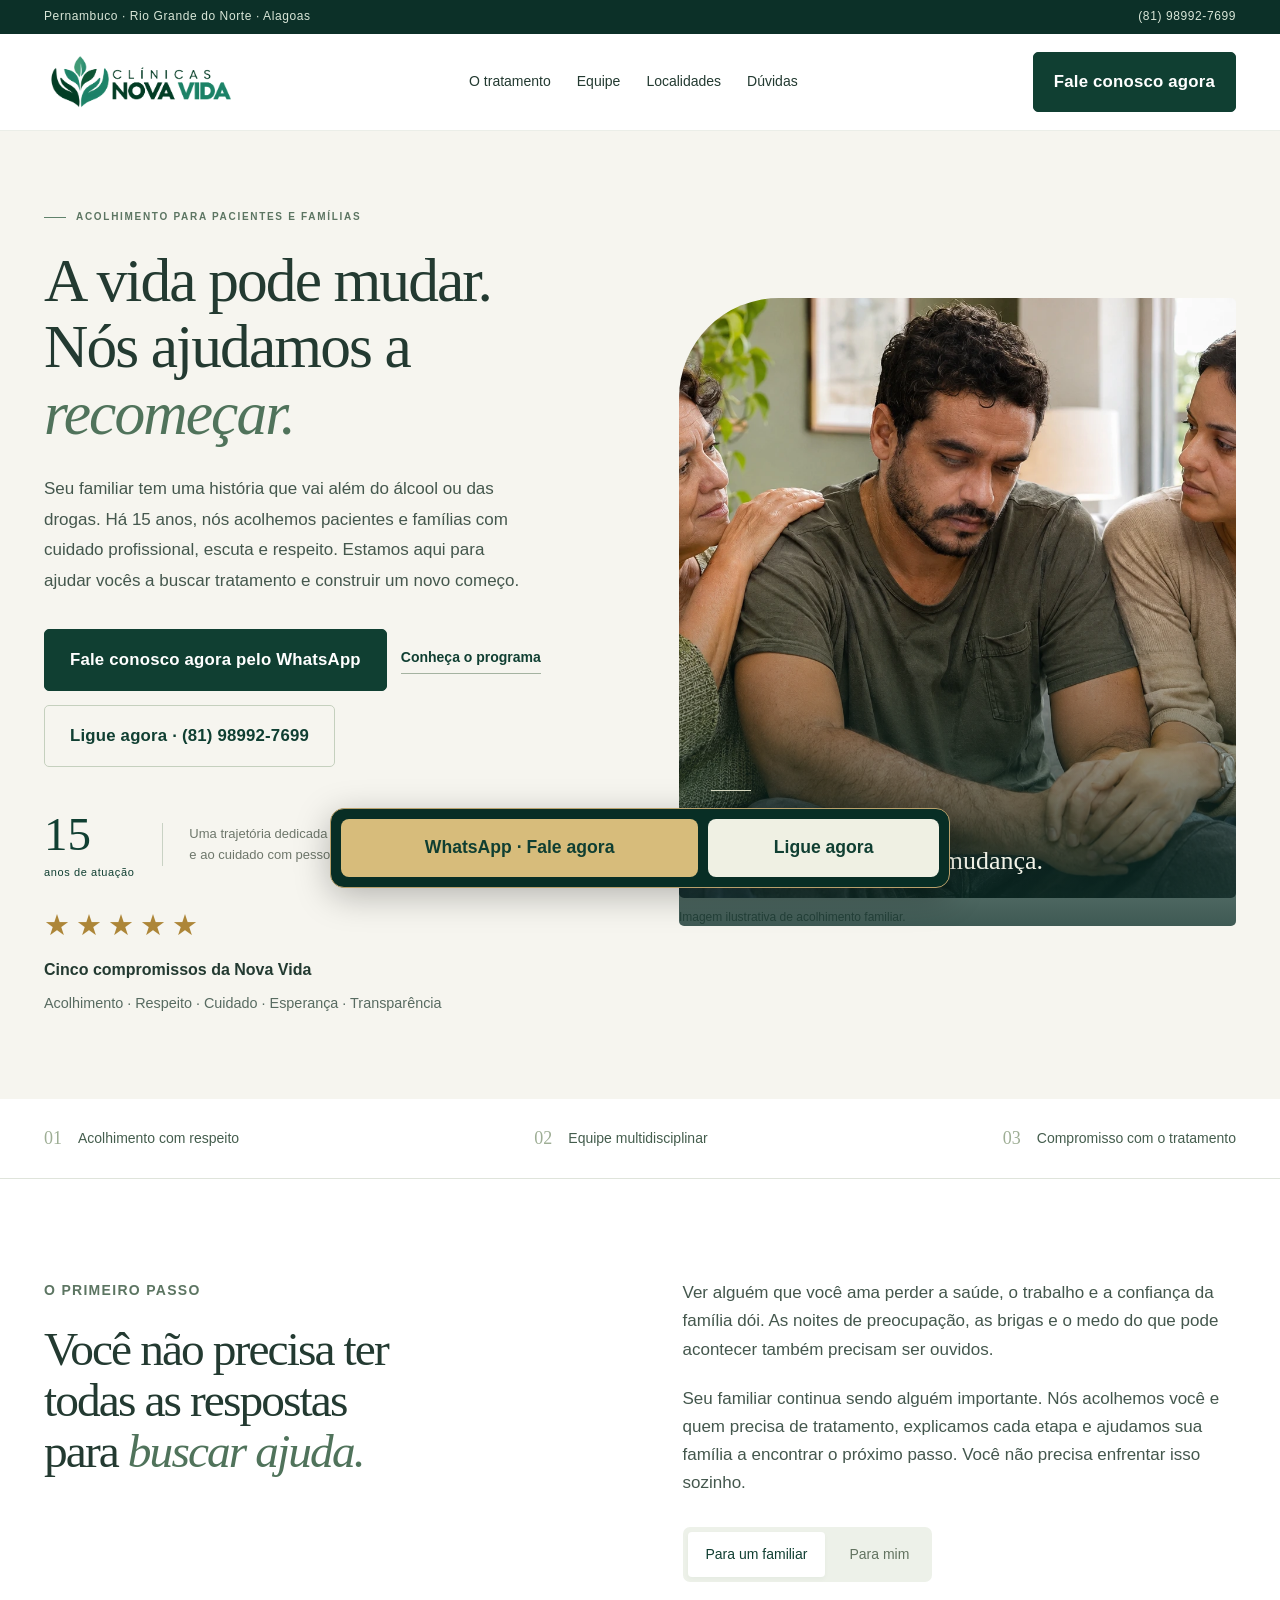
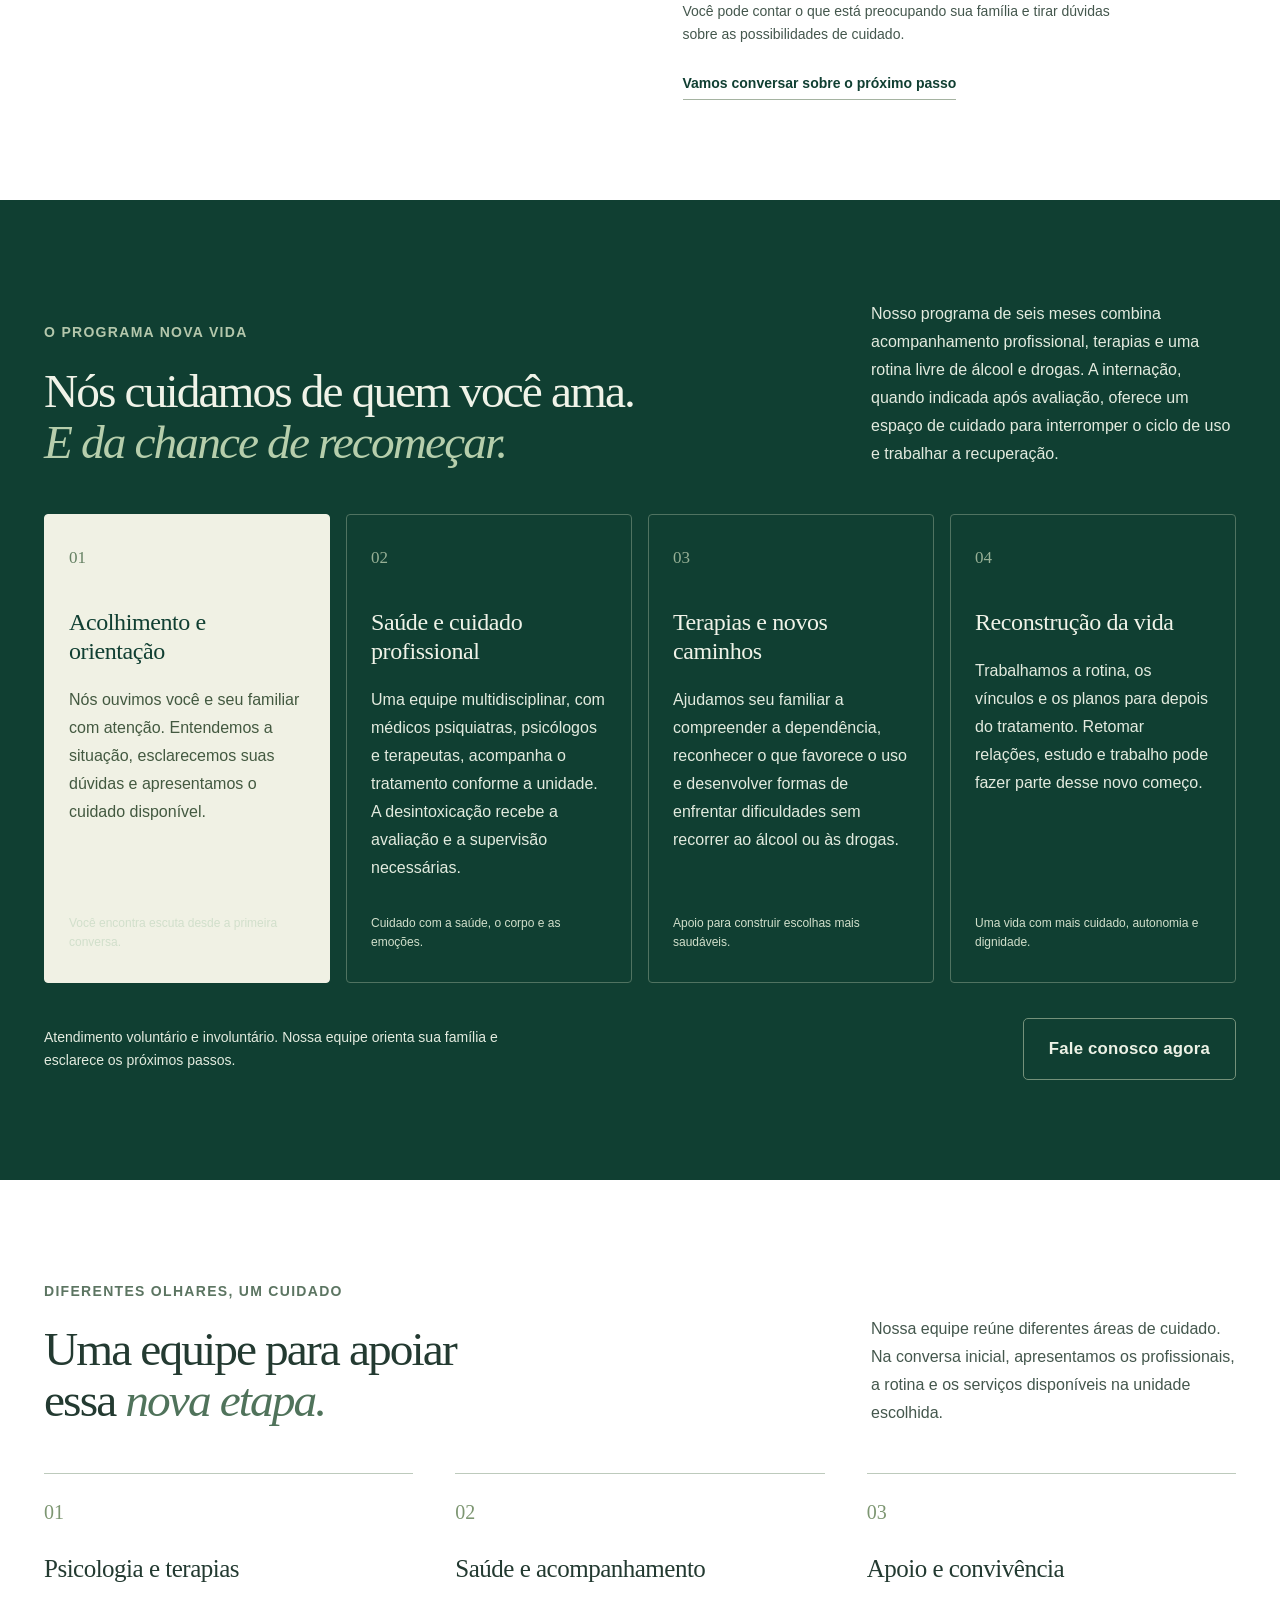
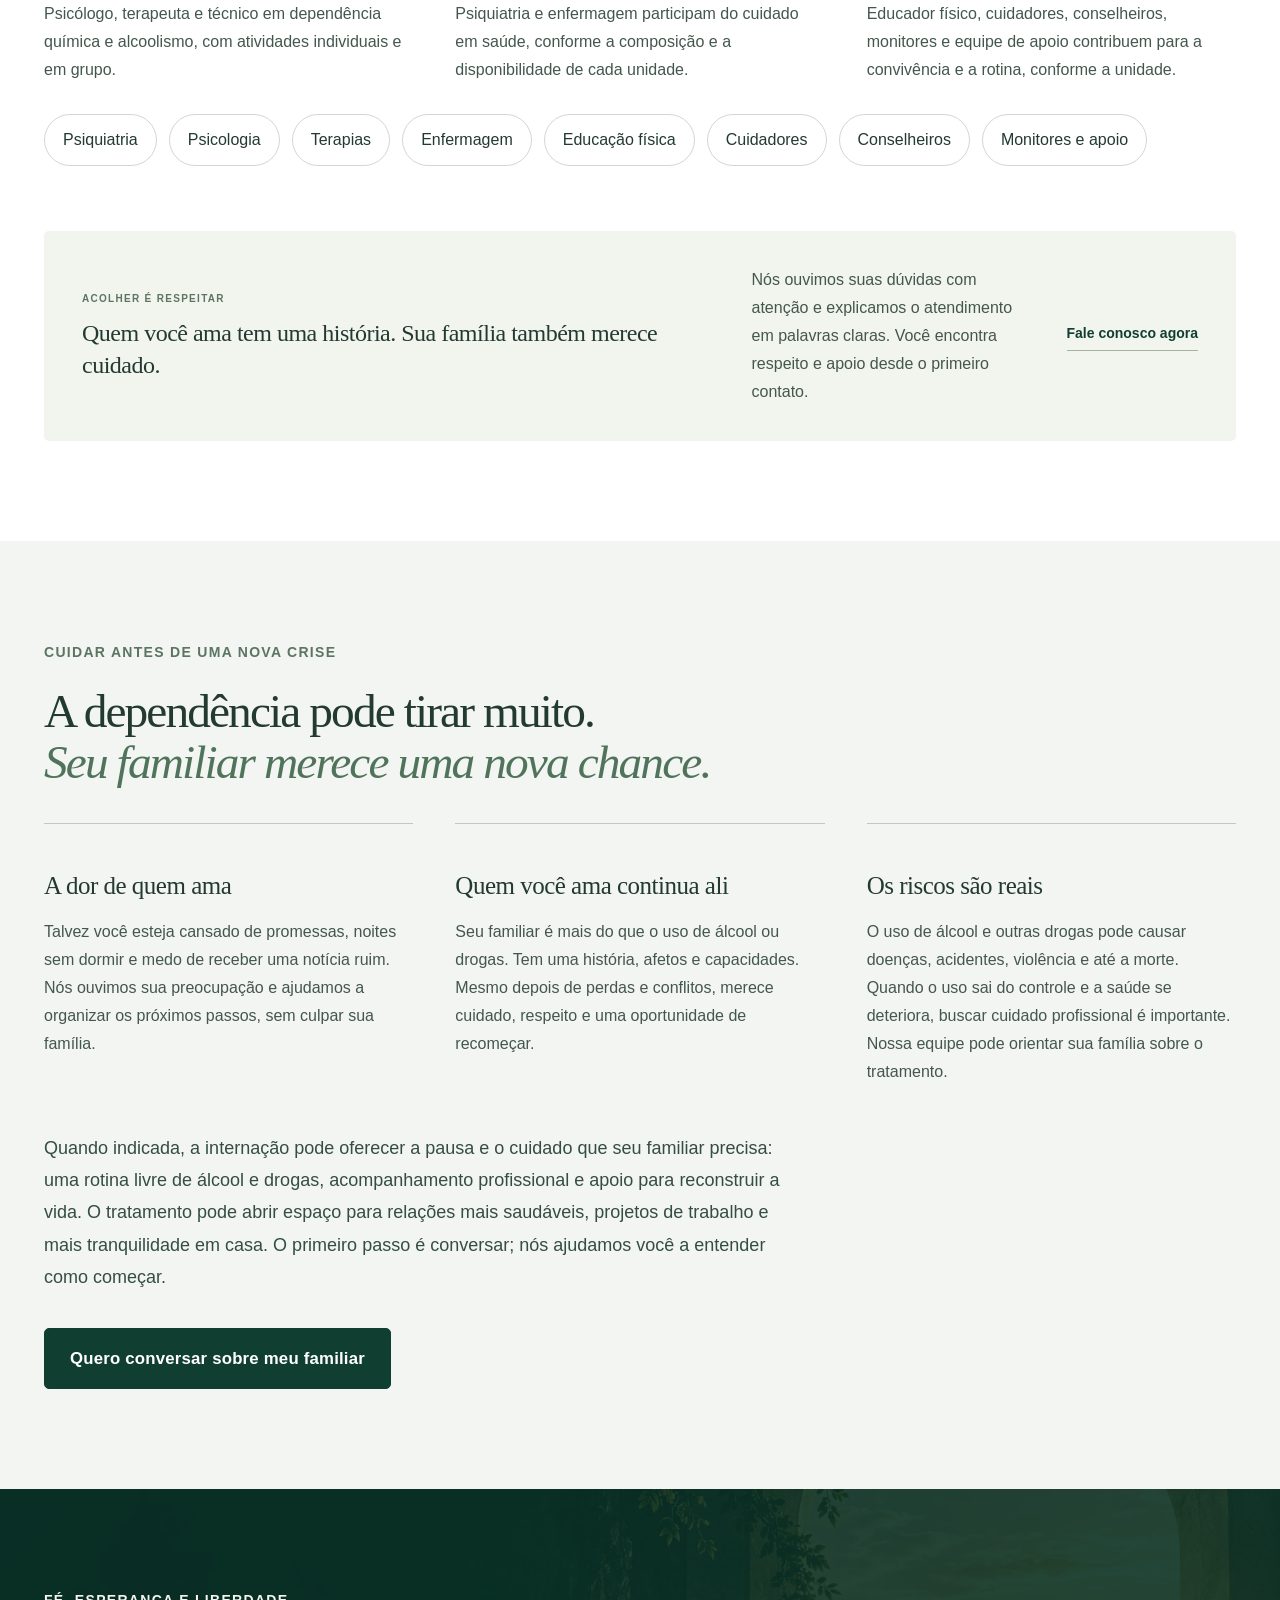
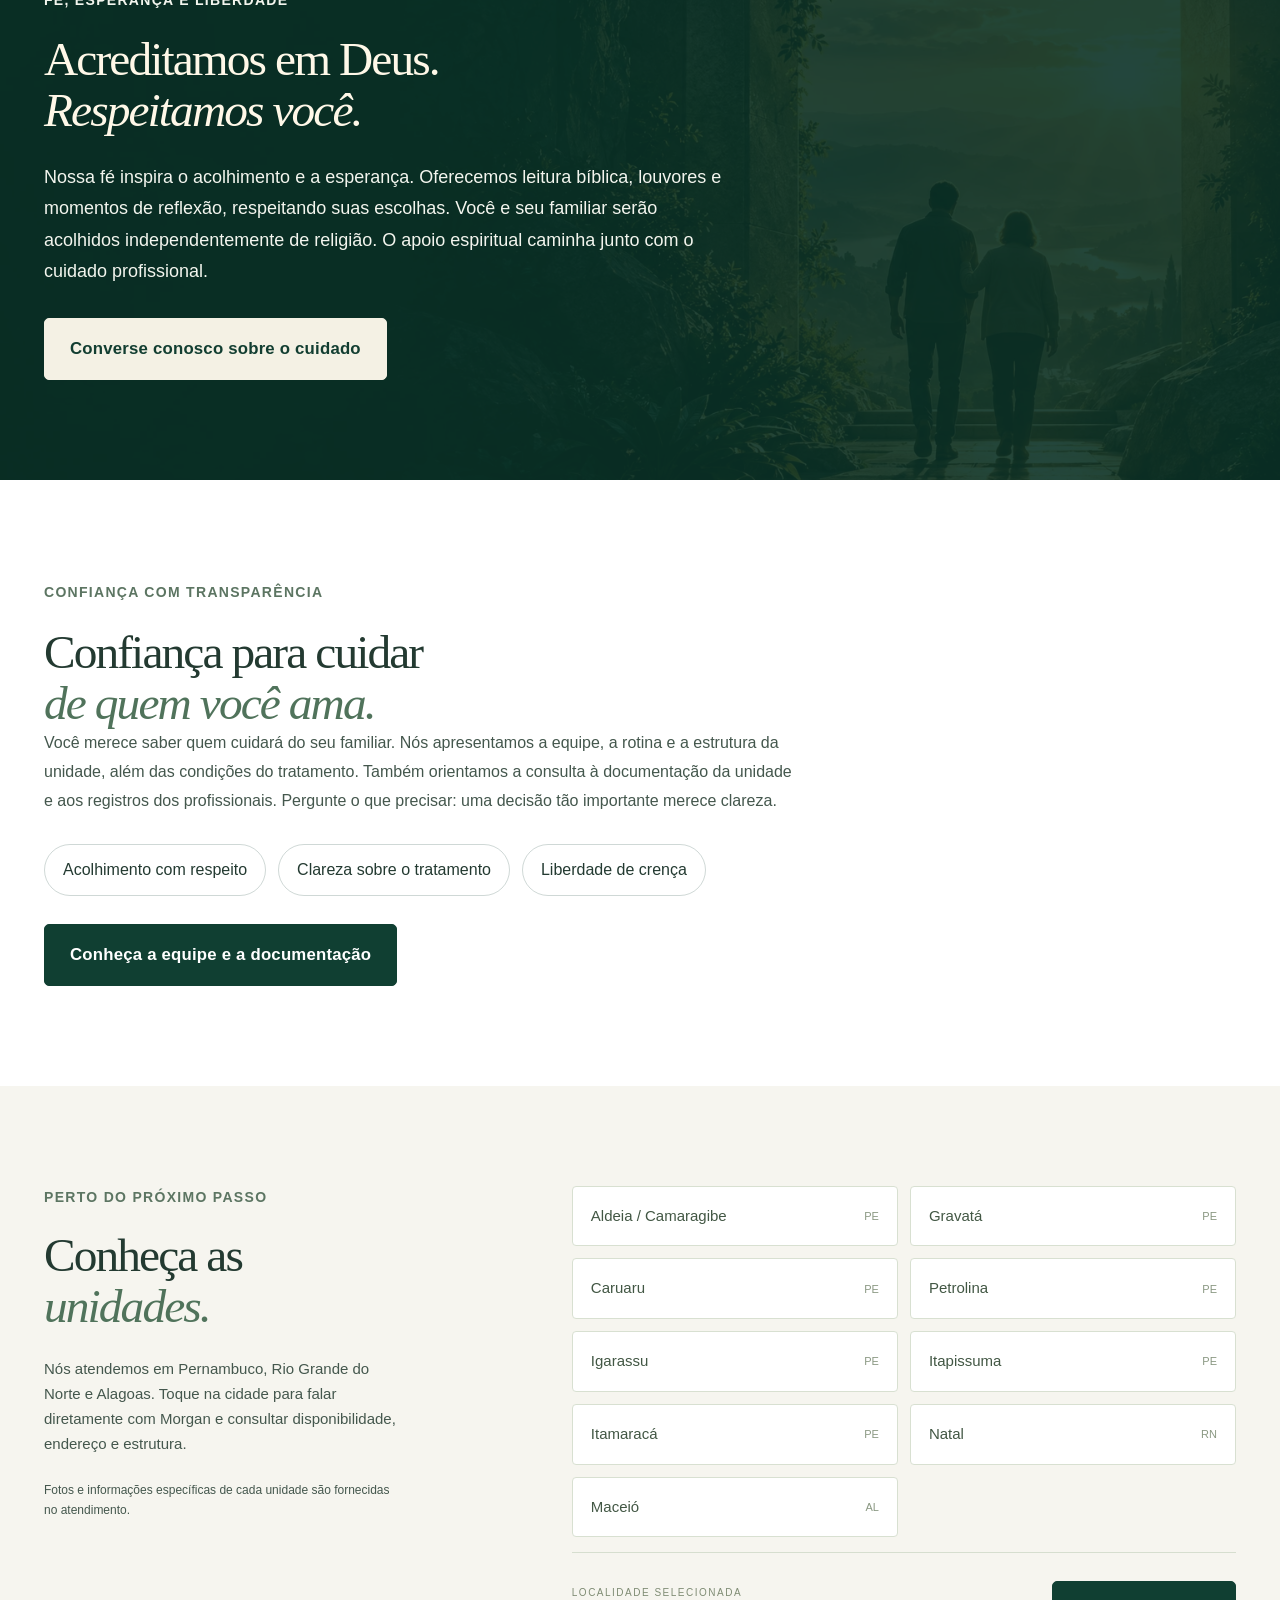
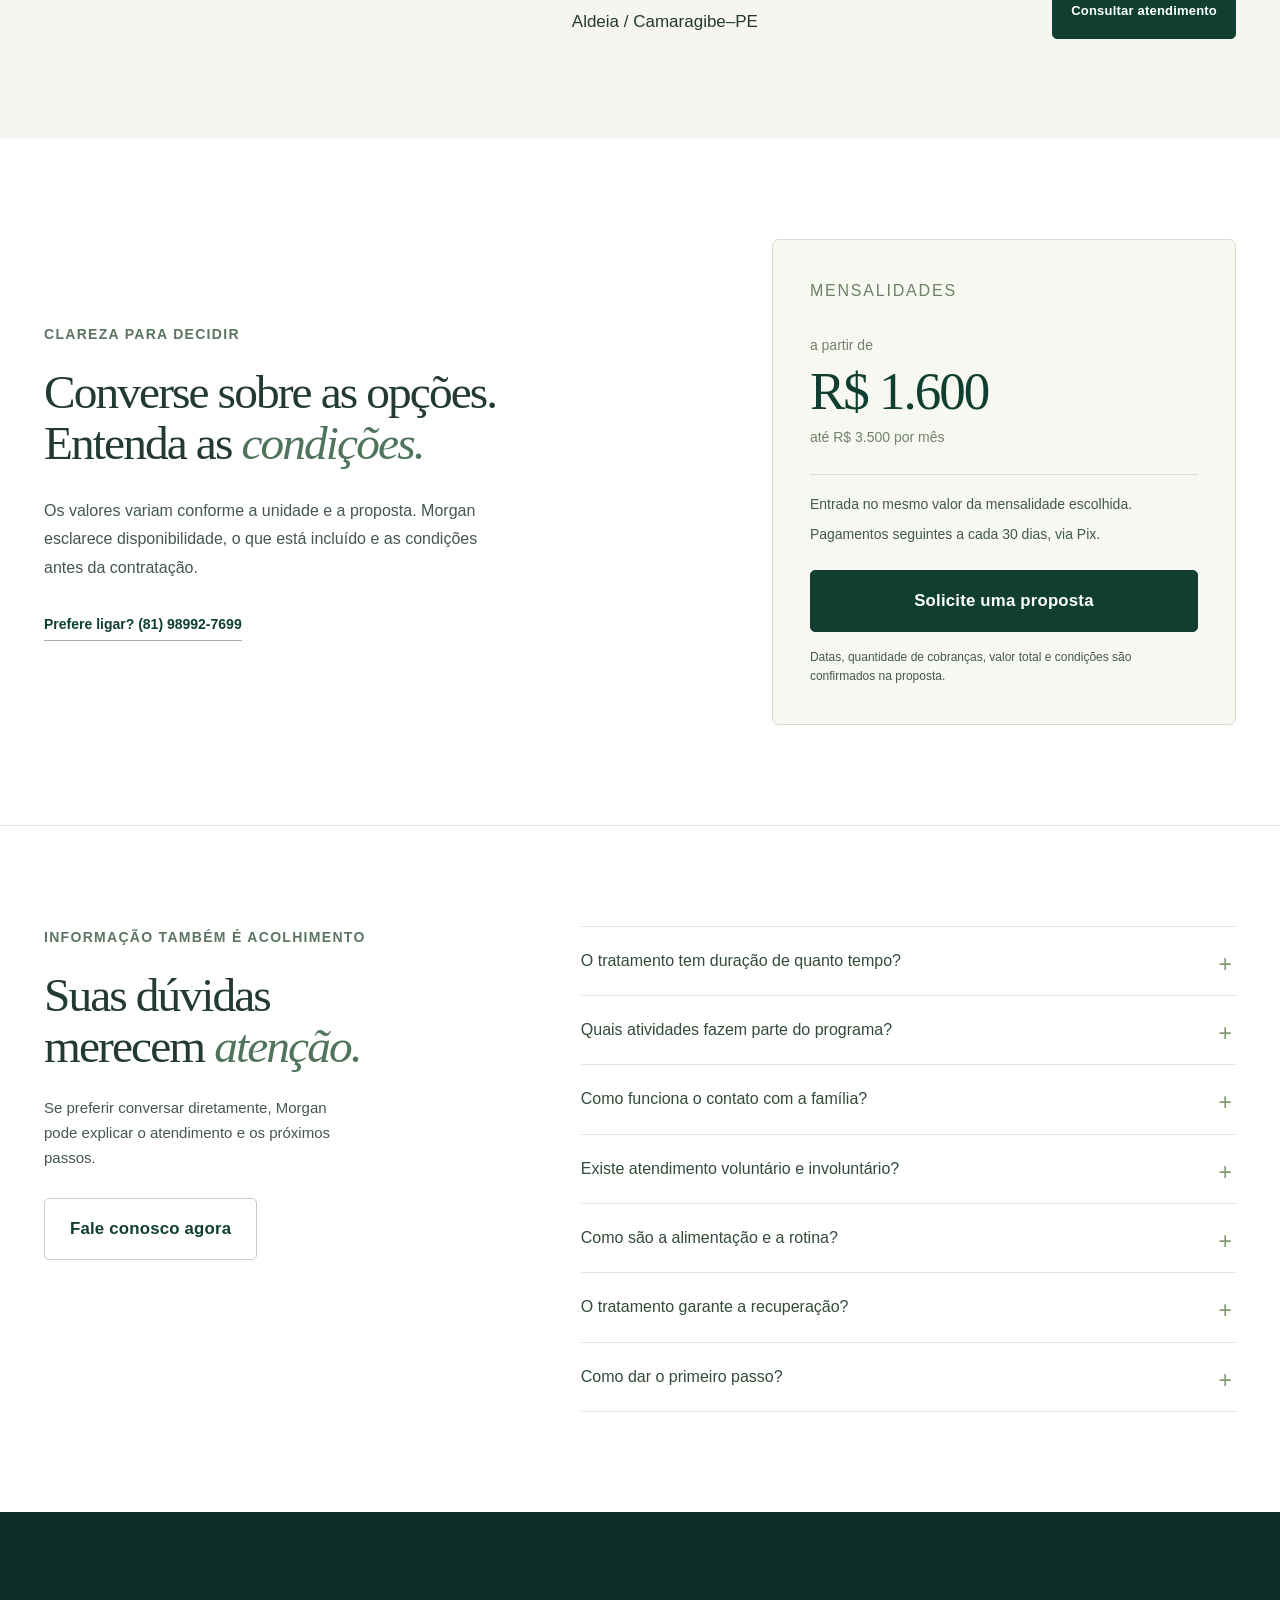
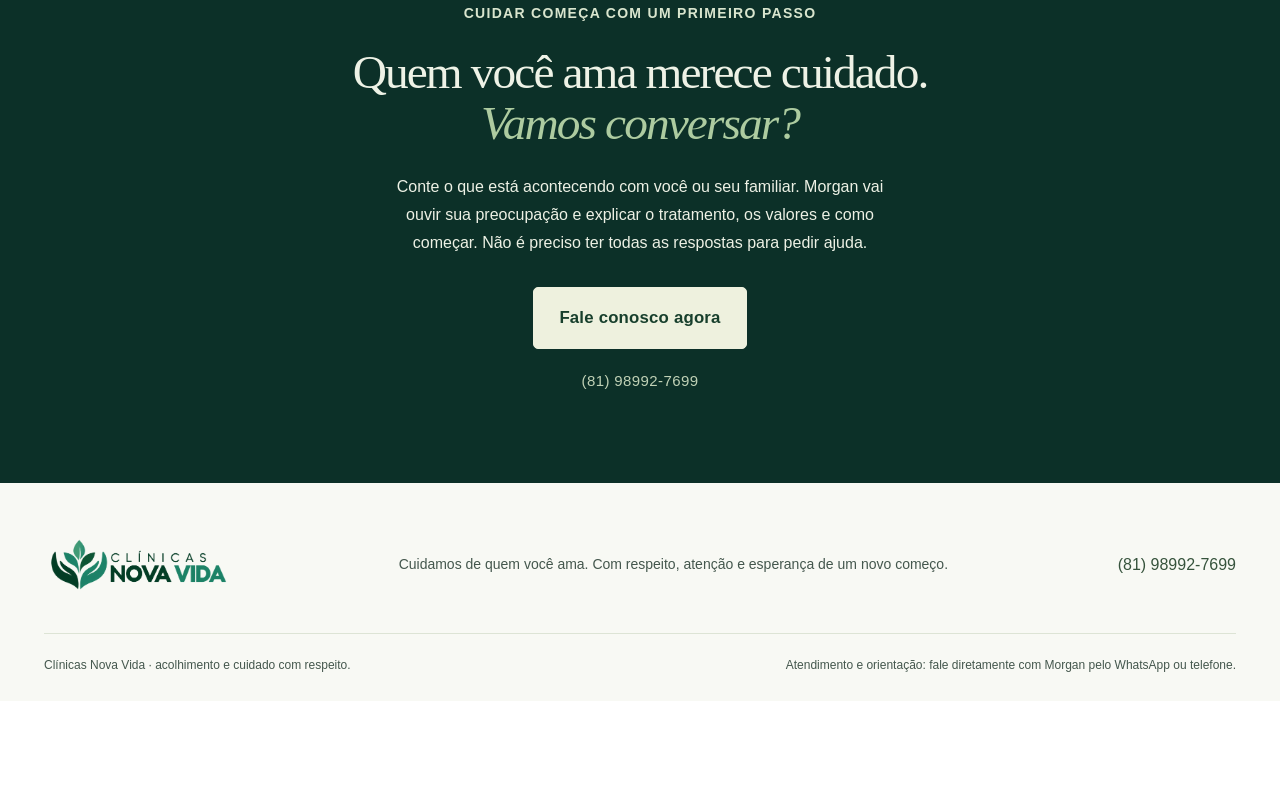
<file: index.html>
<!DOCTYPE html>

<html lang="pt-BR"><head><meta charset="utf-8"/><meta content="width=device-width,initial-scale=1" name="viewport"/><meta content="#103f32" name="theme-color"/><title>Tratamento para Dependência Química e Alcoolismo | Clínicas Nova Vida</title><meta content="Conheça o programa de tratamento para dependência química e alcoolismo das Clínicas Nova Vida. Atendimento a pacientes e famílias em Pernambuco, Rio Grande do Norte e Alagoas." name="description"/><link href="data:image/svg+xml,%3Csvg xmlns='http://www.w3.org/2000/svg' viewBox='0 0 64 64'%3E%3Crect width='64' height='64' rx='14' fill='%23103f32'/%3E%3Ctext x='32' y='43' text-anchor='middle' font-family='sans-serif' font-size='28' fill='white'%3ENV%3C/text%3E%3C/svg%3E" rel="icon" type="image/svg+xml"/><link href="style.css" rel="stylesheet"/><meta content="website" property="og:type"/><meta content="pt_BR" property="og:locale"/><meta content="Clínicas Nova Vida — tratamento para dependência química e alcoolismo" property="og:title"/><meta content="Acolhimento para pacientes e famílias. Conheça o programa, a equipe e as opções em PE, RN e AL." property="og:description"/><meta content="summary_large_image" name="twitter:card"/><script type="application/ld+json">{"@context": "https://schema.org", "@type": "Organization", "name": "Clínicas Nova Vida", "telephone": "+5581989927699", "description": "Acolhimento e programa de tratamento para dependência química e alcoolismo.", "areaServed": ["Pernambuco", "Rio Grande do Norte", "Alagoas"], "contactPoint": {"@type": "ContactPoint", "telephone": "+5581989927699", "contactType": "Atendimento", "availableLanguage": "Portuguese"}, "@id": "https://clinicas-nova-vida.onrender.com/#organizacao", "url": "https://clinicas-nova-vida.onrender.com/", "logo": "https://clinicas-nova-vida.onrender.com/logo.png", "image": "https://clinicas-nova-vida.onrender.com/acolhimento-familiar.webp"}</script><link rel="canonical" href="https://clinicas-nova-vida.onrender.com/"/><meta name="robots" content="index,follow,max-image-preview:large"/><meta property="og:url" content="https://clinicas-nova-vida.onrender.com/"/><meta property="og:image" content="https://clinicas-nova-vida.onrender.com/acolhimento-familiar.webp"/><meta property="og:image:alt" content="Cena ilustrativa de acolhimento familiar"/><meta property="og:site_name" content="Clínicas Nova Vida"/></head><body><style>
.jv-intro{--accent:#8be5c1;position:fixed;inset:0;z-index:2147483000;display:grid;place-items:center;overflow:hidden;background:#062b24;color:#f6f5e9;font-family:system-ui,sans-serif;isolation:isolate;animation:jv-away .6s ease 2.5s forwards}
.jv-intro::before{content:"";position:absolute;inset:-45%;background:radial-gradient(ellipse at 50% 50%,#9de1af30,transparent 42%),repeating-conic-gradient(from 15deg,transparent 0 28deg,#94e5c80c 29deg 30deg);animation:jv-orbit 18s linear infinite;z-index:-1}
.jv-intro::after{content:"";position:absolute;width:74vmin;height:74vmin;border-radius:50%;border:1px solid #b6f1d82b;box-shadow:0 0 100px #75e9b01c,inset 0 0 80px #75e9b012;animation:jv-breathe 2.5s ease-in-out infinite;z-index:-1}
.jv-scene{text-align:center;padding:28px;max-width:680px;animation:jv-arrive 1s ease both}
.jv-orb{position:relative;margin:0 auto 30px;width:90px;height:90px;display:grid;place-items:center;border-radius:50%;border:1px solid #baf4df66;box-shadow:0 0 50px #81f0b83d;font-size:28px;letter-spacing:2px;color:var(--accent)}
.jv-orb:before,.jv-orb:after{content:"";position:absolute;inset:-13px;border:1px solid transparent;border-top-color:var(--accent);border-bottom-color:#baf4df33;border-radius:50%;animation:jv-orbit 5s linear infinite}.jv-orb:after{inset:-24px;transform:rotate(50deg);animation-direction:reverse;animation-duration:8s}
.jv-kicker{font-size:10px;letter-spacing:.34em;text-transform:uppercase;color:var(--accent);margin:0 0 15px}.jv-title{font-size:clamp(30px,6vw,58px);font-weight:350;letter-spacing:-.035em;line-height:1.08;margin:0 0 15px}.jv-sub{font-size:clamp(14px,2vw,18px);color:#e5f5ecb8;margin:0;line-height:1.7}.jv-light{height:2px;width:140px;background:linear-gradient(90deg,transparent,var(--accent),transparent);margin:30px auto;transform-origin:center;animation:jv-arrive 1.6s ease both}
.jv-actions{display:flex;justify-content:center;gap:12px;flex-wrap:wrap}.jv-actions a,.jv-actions button{font:inherit;font-size:13px;color:#ecfff4;border:1px solid #ddffee50;border-radius:999px;background:#ffffff09;text-decoration:none;padding:11px 19px;cursor:pointer}.jv-actions a:focus-visible,.jv-actions button:focus-visible{outline:3px solid var(--accent);outline-offset:4px}.jv-actions a:hover,.jv-actions button:hover{background:#ffffff20}
.jv-intro[data-theme="tech"]{background:#071b2a;--accent:#74e7ff}.jv-intro[data-theme="gold"]{background:#201308;--accent:#f5d07b}.jv-intro[data-theme="studio"]{background:#101326;--accent:#b4a1ff}.jv-intro.jv-out{animation:jv-away .35s ease forwards}
@keyframes jv-arrive{from{opacity:0;transform:translateY(12px) scale(.98)}to{opacity:1;transform:none}}@keyframes jv-orbit{to{transform:rotate(360deg)}}@keyframes jv-breathe{50%{transform:scale(1.08);opacity:.6}}@keyframes jv-away{to{opacity:0;visibility:hidden;pointer-events:none}}
@media(prefers-reduced-motion:reduce){.jv-intro{display:none}.jv-intro *{animation:none!important}}
</style><div id="jv-intro" class="jv-intro" data-theme="care" role="region" aria-label="Apresentação de Nova Vida"><div class="jv-scene"><div class="jv-orb" aria-hidden="true">NV</div><p class="jv-kicker">CUIDADO QUE TRANSFORMA</p><p class="jv-title">Nova Vida</p><p class="jv-sub">Acolhimento. Esperança. Um novo começo.</p><div class="jv-light" aria-hidden="true"></div><div class="jv-actions"><button type="button">Entrar agora</button><a href="https://wa.me/5581989927699" target="_blank" rel="noopener">Fale conosco agora</a></div></div></div><script>(()=>{const el=document.getElementById('jv-intro');if(!el)return;const key='jv-intro:'+location.pathname;let seen=false;try{seen=!!sessionStorage.getItem(key);sessionStorage.setItem(key,'1')}catch{}const reduced=window.matchMedia('(prefers-reduced-motion: reduce)').matches;let timer;const hide=()=>{clearTimeout(timer);el.remove();document.removeEventListener('keydown',escape)};const escape=e=>{if(e.key==='Escape')hide()};if(seen||reduced||location.hash){hide();return}document.addEventListener('keydown',escape);el.querySelector('button').addEventListener('click',hide);timer=setTimeout(hide,3150)})();</script>
<a class="skip" href="#conteudo">Ir para o conteúdo</a>
<div class="topline"><div class="wrap"><span>Pernambuco · Rio Grande do Norte · Alagoas</span><a href="tel:+5581989927699">(81) 98992-7699</a></div></div>
<header class="header"><div class="wrap navigation"><a aria-label="Clínicas Nova Vida, início" class="brand" href="#inicio"><img alt="Clínicas Nova Vida" height="87" src="logo.png" width="230"/></a><nav aria-label="Menu principal"><a href="#tratamento">O tratamento</a><a href="#equipe">Equipe</a><a href="#unidades">Localidades</a><a href="#duvidas">Dúvidas</a></nav><a class="button compact" href="https://wa.me/5581989927699?text=Ol%C3%A1%2C%20gostaria%20de%20conhecer%20o%20atendimento%20da%20Nova%20Vida." rel="noopener" target="_blank">Fale conosco agora</a></div></header>
<main id="conteudo"><section class="hero" id="inicio"><div class="wrap hero-grid"><div class="hero-copy"><p class="eyebrow"><span></span> ACOLHIMENTO PARA PACIENTES E FAMÍLIAS</p><h1>A vida pode mudar.<br/>Nós ajudamos a <em>recomeçar.</em></h1><p class="hero-description">Seu familiar tem uma história que vai além do álcool ou das drogas. Há 15 anos, nós acolhemos pacientes e famílias com cuidado profissional, escuta e respeito. Estamos aqui para ajudar vocês a buscar tratamento e construir um novo começo.</p><div class="hero-actions"><a class="button" href="https://wa.me/5581989927699?text=Ol%C3%A1%2C%20gostaria%20de%20conversar%20sobre%20as%20op%C3%A7%C3%B5es%20de%20atendimento." rel="noopener" target="_blank">Fale conosco agora pelo WhatsApp</a><a class="text-link" href="#tratamento">Conheça o programa</a><a class="button outline" href="tel:+5581989927699">Ligue agora · (81) 98992-7699</a></div><div class="hero-proof"><strong>15<span>anos de atuação</span></strong><div>Uma trajetória dedicada ao acolhimento<br/>e ao cuidado com pessoas.</div></div><div class="brand-stars"><span aria-hidden="true">★★★★★</span><strong>Cinco compromissos da Nova Vida</strong><p>Acolhimento · Respeito · Cuidado · Esperança · Transparência</p></div></div><figure class="hero-image"><img alt="Cena ilustrativa de uma família acolhendo um adulto emocionalmente abatido, com apoio e carinho." fetchpriority="high" height="1024" src="acolhimento-familiar.webp" width="1536"/><div class="image-label"><span class="small-line"></span><p>Escuta. Respeito.<br/><strong>Uma oportunidade de mudança.</strong></p></div><figcaption>Imagem ilustrativa de acolhimento familiar.</figcaption></figure></div></section>
<section aria-label="Princípios do cuidado" class="trust-strip"><div class="wrap"><span><i>01</i>Acolhimento com respeito</span><span><i>02</i>Equipe multidisciplinar</span><span><i>03</i>Compromisso com o tratamento</span></div></section>
<section class="section introduction"><div class="wrap intro-grid"><div><p class="eyebrow">O PRIMEIRO PASSO</p><h2>Você não precisa ter<br/>todas as respostas<br/>para <em>buscar ajuda.</em></h2></div><div class="intro-content"><p>Ver alguém que você ama perder a saúde, o trabalho e a confiança da família dói. As noites de preocupação, as brigas e o medo do que pode acontecer também precisam ser ouvidos.</p><p>Seu familiar continua sendo alguém importante. Nós acolhemos você e quem precisa de tratamento, explicamos cada etapa e ajudamos sua família a encontrar o próximo passo. Você não precisa enfrentar isso sozinho.</p><div aria-label="Para quem você busca informações?" class="audience-switch" role="group"><button aria-pressed="true" class="active" id="family" type="button">Para um familiar</button><button aria-pressed="false" id="patient" type="button">Para mim</button></div><p aria-live="polite" class="audience-text" id="audienceText">Você pode contar o que está preocupando sua família e tirar dúvidas sobre as possibilidades de cuidado.</p><a class="text-link" href="https://wa.me/5581989927699?text=Ol%C3%A1%2C%20gostaria%20de%20informa%C3%A7%C3%B5es%20para%20um%20familiar." id="audienceCTA" rel="noopener" target="_blank">Vamos conversar sobre o próximo passo</a></div></div></section>
<section class="section treatment" id="tratamento"><div class="wrap"><div class="section-heading"><div><p class="eyebrow">O PROGRAMA NOVA VIDA</p><h2>Nós cuidamos de quem você ama.<br/><em>E da chance de recomeçar.</em></h2></div><p>Nosso programa de seis meses combina acompanhamento profissional, terapias e uma rotina livre de álcool e drogas. A internação, quando indicada após avaliação, oferece um espaço de cuidado para interromper o ciclo de uso e trabalhar a recuperação.</p></div><div class="program-grid"><article class="program-card featured"><span class="card-number">01</span><h3>Acolhimento e orientação</h3><p>Nós ouvimos você e seu familiar com atenção. Entendemos a situação, esclarecemos suas dúvidas e apresentamos o cuidado disponível.</p><div class="card-bottom">Você encontra escuta desde a primeira conversa.</div></article><article class="program-card"><span class="card-number">02</span><h3>Saúde e cuidado profissional</h3><p>Uma equipe multidisciplinar, com médicos psiquiatras, psicólogos e terapeutas, acompanha o tratamento conforme a unidade. A desintoxicação recebe a avaliação e a supervisão necessárias.</p><div class="card-bottom">Cuidado com a saúde, o corpo e as emoções.</div></article><article class="program-card"><span class="card-number">03</span><h3>Terapias e novos caminhos</h3><p>Ajudamos seu familiar a compreender a dependência, reconhecer o que favorece o uso e desenvolver formas de enfrentar dificuldades sem recorrer ao álcool ou às drogas.</p><div class="card-bottom">Apoio para construir escolhas mais saudáveis.</div></article><article class="program-card"><span class="card-number">04</span><h3>Reconstrução da vida</h3><p>Trabalhamos a rotina, os vínculos e os planos para depois do tratamento. Retomar relações, estudo e trabalho pode fazer parte desse novo começo.</p><div class="card-bottom">Uma vida com mais cuidado, autonomia e dignidade.</div></article></div><div class="program-footer"><p>Atendimento voluntário e involuntário. Nossa equipe orienta sua família e esclarece os próximos passos.</p><a class="button light" href="https://wa.me/5581989927699?text=Ol%C3%A1%2C%20quero%20entender%20como%20funciona%20o%20programa%20Nova%20Vida." rel="noopener" target="_blank">Fale conosco agora</a></div></div></section>
<section class="section team" id="equipe"><div class="wrap"><div class="section-heading"><div><p class="eyebrow">DIFERENTES OLHARES, UM CUIDADO</p><h2>Uma equipe para apoiar<br/>essa <em>nova etapa.</em></h2></div><p>Nossa equipe reúne diferentes áreas de cuidado. Na conversa inicial, apresentamos os profissionais, a rotina e os serviços disponíveis na unidade escolhida.</p></div><div class="team-grid"><article><span aria-hidden="true" class="line-icon">01</span><h3>Psicologia e terapias</h3><p>Psicólogo, terapeuta e técnico em dependência química e alcoolismo, com atividades individuais e em grupo.</p></article><article><span aria-hidden="true" class="line-icon">02</span><h3>Saúde e acompanhamento</h3><p>Psiquiatria e enfermagem participam do cuidado em saúde, conforme a composição e a disponibilidade de cada unidade.</p></article><article><span aria-hidden="true" class="line-icon">03</span><h3>Apoio e convivência</h3><p>Educador físico, cuidadores, conselheiros, monitores e equipe de apoio contribuem para a convivência e a rotina, conforme a unidade.</p></article></div><div aria-label="Áreas de cuidado conforme a unidade" class="professional-rail"><span>Psiquiatria</span><span>Psicologia</span><span>Terapias</span><span>Enfermagem</span><span>Educação física</span><span>Cuidadores</span><span>Conselheiros</span><span>Monitores e apoio</span></div><div class="care-note"><div><p class="eyebrow">ACOLHER É RESPEITAR</p><h3>Quem você ama tem uma história. Sua família também merece cuidado.</h3></div><p>Nós ouvimos suas dúvidas com atenção e explicamos o atendimento em palavras claras. Você encontra respeito e apoio desde o primeiro contato.</p><a class="text-link" href="https://wa.me/5581989927699?text=Ol%C3%A1%2C%20gostaria%20de%20tirar%20d%C3%BAvidas%20sobre%20o%20atendimento." rel="noopener" target="_blank">Fale conosco agora</a></div></div></section>
<section class="section life-impact"><div class="wrap"><p class="eyebrow">CUIDAR ANTES DE UMA NOVA CRISE</p><h2>A dependência pode tirar muito.<br/><em>Seu familiar merece uma nova chance.</em></h2><div class="team-grid"><article><h3>A dor de quem ama</h3><p>Talvez você esteja cansado de promessas, noites sem dormir e medo de receber uma notícia ruim. Nós ouvimos sua preocupação e ajudamos a organizar os próximos passos, sem culpar sua família.</p></article><article><h3>Quem você ama continua ali</h3><p>Seu familiar é mais do que o uso de álcool ou drogas. Tem uma história, afetos e capacidades. Mesmo depois de perdas e conflitos, merece cuidado, respeito e uma oportunidade de recomeçar.</p></article><article><h3>Os riscos são reais</h3><p>O uso de álcool e outras drogas pode causar doenças, acidentes, violência e até a morte. Quando o uso sai do controle e a saúde se deteriora, buscar cuidado profissional é importante. Nossa equipe pode orientar sua família sobre o tratamento.</p></article></div><p class="impact-summary">Quando indicada, a internação pode oferecer a pausa e o cuidado que seu familiar precisa: uma rotina livre de álcool e drogas, acompanhamento profissional e apoio para reconstruir a vida. O tratamento pode abrir espaço para relações mais saudáveis, projetos de trabalho e mais tranquilidade em casa. O primeiro passo é conversar; nós ajudamos você a entender como começar.</p><a class="button" href="https://wa.me/5581989927699" rel="noopener" target="_blank">Quero conversar sobre meu familiar</a></div></section><section class="section faith"><div class="wrap"><p class="eyebrow">FÉ, ESPERANÇA E LIBERDADE</p><h2>Acreditamos em Deus.<br/><em>Respeitamos você.</em></h2><p>Nossa fé inspira o acolhimento e a esperança. Oferecemos leitura bíblica, louvores e momentos de reflexão, respeitando suas escolhas. Você e seu familiar serão acolhidos independentemente de religião. O apoio espiritual caminha junto com o cuidado profissional.</p><a class="button light" href="https://wa.me/5581989927699" rel="noopener" target="_blank">Converse conosco sobre o cuidado</a></div></section><section class="section credentials"><div class="wrap"><p class="eyebrow">CONFIANÇA COM TRANSPARÊNCIA</p><h2>Confiança para cuidar<br/><em>de quem você ama.</em></h2><p>Você merece saber quem cuidará do seu familiar. Nós apresentamos a equipe, a rotina e a estrutura da unidade, além das condições do tratamento. Também orientamos a consulta à documentação da unidade e aos registros dos profissionais. Pergunte o que precisar: uma decisão tão importante merece clareza.</p><div class="commitments"><span>Acolhimento com respeito</span><span>Clareza sobre o tratamento</span><span>Liberdade de crença</span></div><a class="button" href="https://wa.me/5581989927699?text=Gostaria%20de%20conhecer%20a%20equipe%20e%20a%20documentacao%20da%20unidade." rel="noopener" target="_blank">Conheça a equipe e a documentação</a></div></section><section class="section locations" id="unidades"><div class="wrap location-grid"><div><p class="eyebrow">PERTO DO PRÓXIMO PASSO</p><h2>Conheça as<br/><em>unidades.</em></h2><p>Nós atendemos em Pernambuco, Rio Grande do Norte e Alagoas. Toque na cidade para falar diretamente com Morgan e consultar disponibilidade, endereço e estrutura.</p><p class="location-foot">Fotos e informações específicas de cada unidade são fornecidas no atendimento.</p></div><div><div aria-label="Escolha a localidade" class="location-buttons" role="group"><a class="city-card" href="https://wa.me/5581989927699?text=Ol%C3%A1%2C%20gostaria%20de%20informa%C3%A7%C3%B5es%20sobre%20Aldeia%20/%20Camaragibe%E2%80%93PE." rel="noopener" target="_blank">Aldeia / Camaragibe <span>PE</span></a><a class="city-card" href="https://wa.me/5581989927699?text=Ol%C3%A1%2C%20gostaria%20de%20informa%C3%A7%C3%B5es%20sobre%20Gravat%C3%A1%E2%80%93PE." rel="noopener" target="_blank">Gravatá <span>PE</span></a><a class="city-card" href="https://wa.me/5581989927699?text=Ol%C3%A1%2C%20gostaria%20de%20informa%C3%A7%C3%B5es%20sobre%20Caruaru%E2%80%93PE." rel="noopener" target="_blank">Caruaru <span>PE</span></a><a class="city-card" href="https://wa.me/5581989927699?text=Ol%C3%A1%2C%20gostaria%20de%20informa%C3%A7%C3%B5es%20sobre%20Petrolina%E2%80%93PE." rel="noopener" target="_blank">Petrolina <span>PE</span></a><a class="city-card" href="https://wa.me/5581989927699?text=Ol%C3%A1%2C%20gostaria%20de%20informa%C3%A7%C3%B5es%20sobre%20Igarassu%E2%80%93PE." rel="noopener" target="_blank">Igarassu <span>PE</span></a><a class="city-card" href="https://wa.me/5581989927699?text=Ol%C3%A1%2C%20gostaria%20de%20informa%C3%A7%C3%B5es%20sobre%20Itapissuma%E2%80%93PE." rel="noopener" target="_blank">Itapissuma <span>PE</span></a><a class="city-card" href="https://wa.me/5581989927699?text=Ol%C3%A1%2C%20gostaria%20de%20informa%C3%A7%C3%B5es%20sobre%20Itamarac%C3%A1%E2%80%93PE." rel="noopener" target="_blank">Itamaracá <span>PE</span></a><a class="city-card" href="https://wa.me/5581989927699?text=Ol%C3%A1%2C%20gostaria%20de%20informa%C3%A7%C3%B5es%20sobre%20Natal%E2%80%93RN." rel="noopener" target="_blank">Natal <span>RN</span></a><a class="city-card" href="https://wa.me/5581989927699?text=Ol%C3%A1%2C%20gostaria%20de%20informa%C3%A7%C3%B5es%20sobre%20Macei%C3%B3%E2%80%93AL." rel="noopener" target="_blank">Maceió <span>AL</span></a></div><div class="location-selection"><div><span>LOCALIDADE SELECIONADA</span><strong aria-live="polite" id="selectedCity">Aldeia / Camaragibe–PE</strong></div><a class="button" href="https://wa.me/5581989927699?text=Ol%C3%A1%2C%20gostaria%20de%20informa%C3%A7%C3%B5es%20sobre%20Aldeia%20%2F%20Camaragibe%E2%80%93PE." id="cityCTA" rel="noopener" target="_blank">Consultar atendimento</a></div></div></div></section>
<section class="section pricing"><div class="wrap pricing-grid"><div><p class="eyebrow">CLAREZA PARA DECIDIR</p><h2>Converse sobre as opções.<br/>Entenda as <em>condições.</em></h2><p>Os valores variam conforme a unidade e a proposta. Morgan esclarece disponibilidade, o que está incluído e as condições antes da contratação.</p><a class="text-link" href="tel:+5581989927699">Prefere ligar? (81) 98992-7699</a></div><div class="price-card"><p>MENSALIDADES</p><div class="price"><span>a partir de</span><strong>R$ 1.600</strong><span>até R$ 3.500 por mês</span></div><div class="price-details"><p>Entrada no mesmo valor da mensalidade escolhida.</p><p>Pagamentos seguintes a cada 30 dias, via Pix.</p></div><a class="button" href="https://wa.me/5581989927699?text=Ol%C3%A1%2C%20gostaria%20de%20esclarecer%20valores%20e%20condi%C3%A7%C3%B5es%20do%20tratamento." rel="noopener" target="_blank">Solicite uma proposta</a><p class="price-small">Datas, quantidade de cobranças, valor total e condições são confirmados na proposta.</p></div></div></section>
<section class="section faq" id="duvidas"><div class="wrap faq-grid"><div><p class="eyebrow">INFORMAÇÃO TAMBÉM É ACOLHIMENTO</p><h2>Suas dúvidas<br/>merecem <em>atenção.</em></h2><p>Se preferir conversar diretamente, Morgan pode explicar o atendimento e os próximos passos.</p><a class="button outline" href="https://wa.me/5581989927699?text=Ol%C3%A1%2C%20quero%20falar%20com%20Morgan%20para%20esclarecer%20d%C3%BAvidas." rel="noopener" target="_blank">Fale conosco agora</a></div><div class="faq-list"><details><summary>O tratamento tem duração de quanto tempo?</summary><p>Nosso programa tem seis meses, com diferentes etapas de cuidado. Nossa equipe explica o plano de atendimento e as necessidades do seu familiar.</p></details><details><summary>Quais atividades fazem parte do programa?</summary><p>Desintoxicação, conscientização, terapias e atendimentos individuais e em grupo integram o nosso programa. A equipe e a rotina são confirmadas conforme a unidade.</p></details><details><summary>Como funciona o contato com a família?</summary><p>A nossa rotina prevê visitas mensais e ligações semanais. Durante a permanência, não é permitido portar celular. As regras são esclarecidas antes da contratação.</p></details><details><summary>Existe atendimento voluntário e involuntário?</summary><p>Sim. Nós atendemos nas modalidades voluntária e involuntária. Fale com nossa equipe para entender o atendimento e receber orientação sobre o seu caso.</p></details><details><summary>Como são a alimentação e a rotina?</summary><p>Oferecemos quatro refeições diárias: café da manhã, almoço, lanche da tarde e jantar. Atividades de convivência e lazer podem integrar a rotina conforme a unidade. O foco é o compromisso com o tratamento.</p></details><details><summary>O tratamento garante a recuperação?</summary><p>Não é possível garantir um resultado individual. Nós oferecemos acompanhamento profissional e apoio à recuperação. Cada familiar tem suas necessidades; nossa equipe explica o plano de cuidado e acompanha esse caminho.</p></details><details><summary>Como dar o primeiro passo?</summary><p>Fale com Morgan pelo WhatsApp ou telefone. Você poderá esclarecer as opções de atendimento, disponibilidade, valores e condições antes de decidir.</p></details></div></div></section>
<section class="final-cta"><div class="wrap"><p class="eyebrow">CUIDAR COMEÇA COM UM PRIMEIRO PASSO</p><h2>Quem você ama merece cuidado.<br/><em>Vamos conversar?</em></h2><p>Conte o que está acontecendo com você ou seu familiar. Morgan vai ouvir sua preocupação e explicar o tratamento, os valores e como começar. Não é preciso ter todas as respostas para pedir ajuda.</p><a class="button cream" href="https://wa.me/5581989927699?text=Ol%C3%A1%2C%20gostaria%20de%20conversar%20com%20Morgan%20sobre%20o%20atendimento%20da%20Nova%20Vida." rel="noopener" target="_blank">Fale conosco agora</a><a class="final-phone" href="tel:+5581989927699">(81) 98992-7699</a></div></section></main>
<footer class="footer"><div class="wrap"><div class="footer-top"><img alt="Clínicas Nova Vida" height="87" src="logo.png" width="230"/><p>Cuidamos de quem você ama. Com respeito, atenção e esperança de um novo começo.</p><a href="tel:+5581989927699">(81) 98992-7699</a></div><div class="footer-bottom"><p>Clínicas Nova Vida · acolhimento e cuidado com respeito.</p><p>Atendimento e orientação: fale diretamente com Morgan pelo WhatsApp ou telefone.</p></div></div></footer><div aria-label="Fale com a Nova Vida" class="contact-dock"><a href="https://wa.me/5581989927699" rel="noopener" target="_blank">WhatsApp · Fale agora</a><a href="tel:+5581989927699">Ligue agora</a></div><script defer="" src="app.js"></script></body></html>
</file>
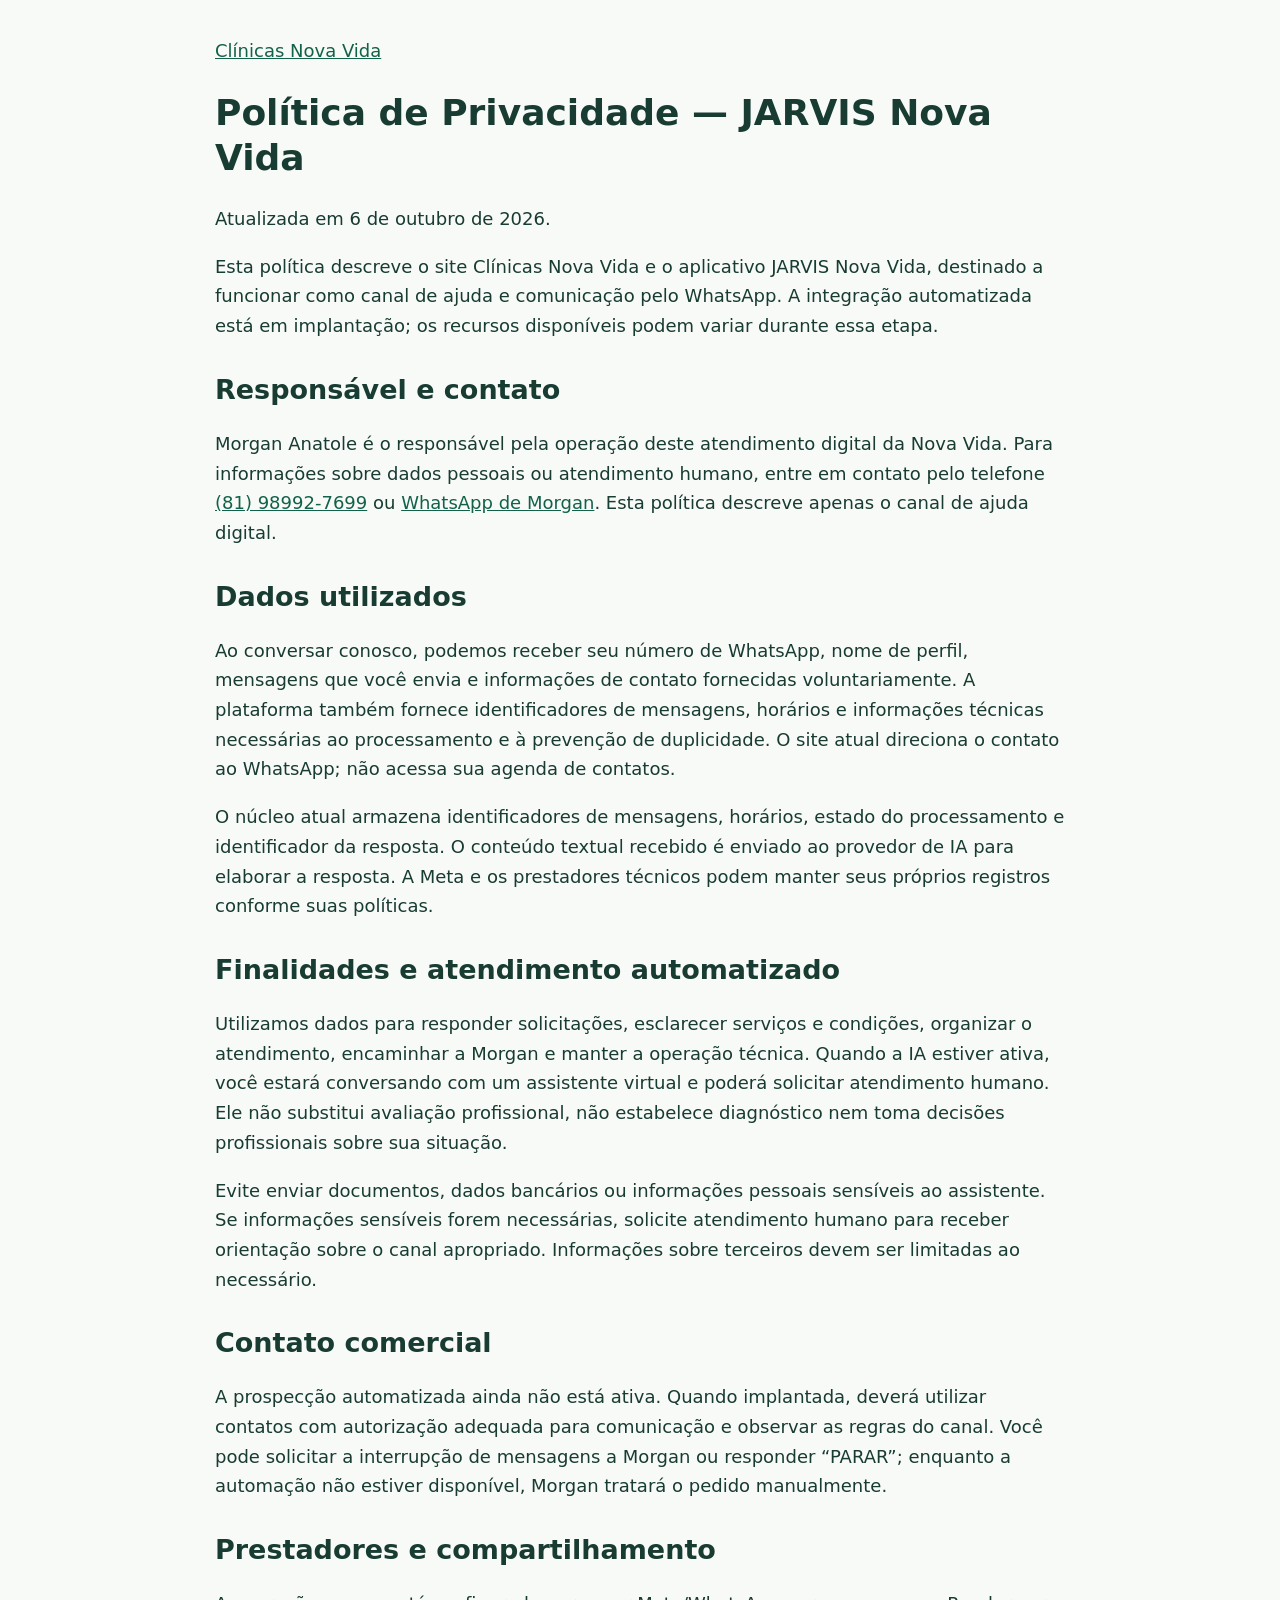
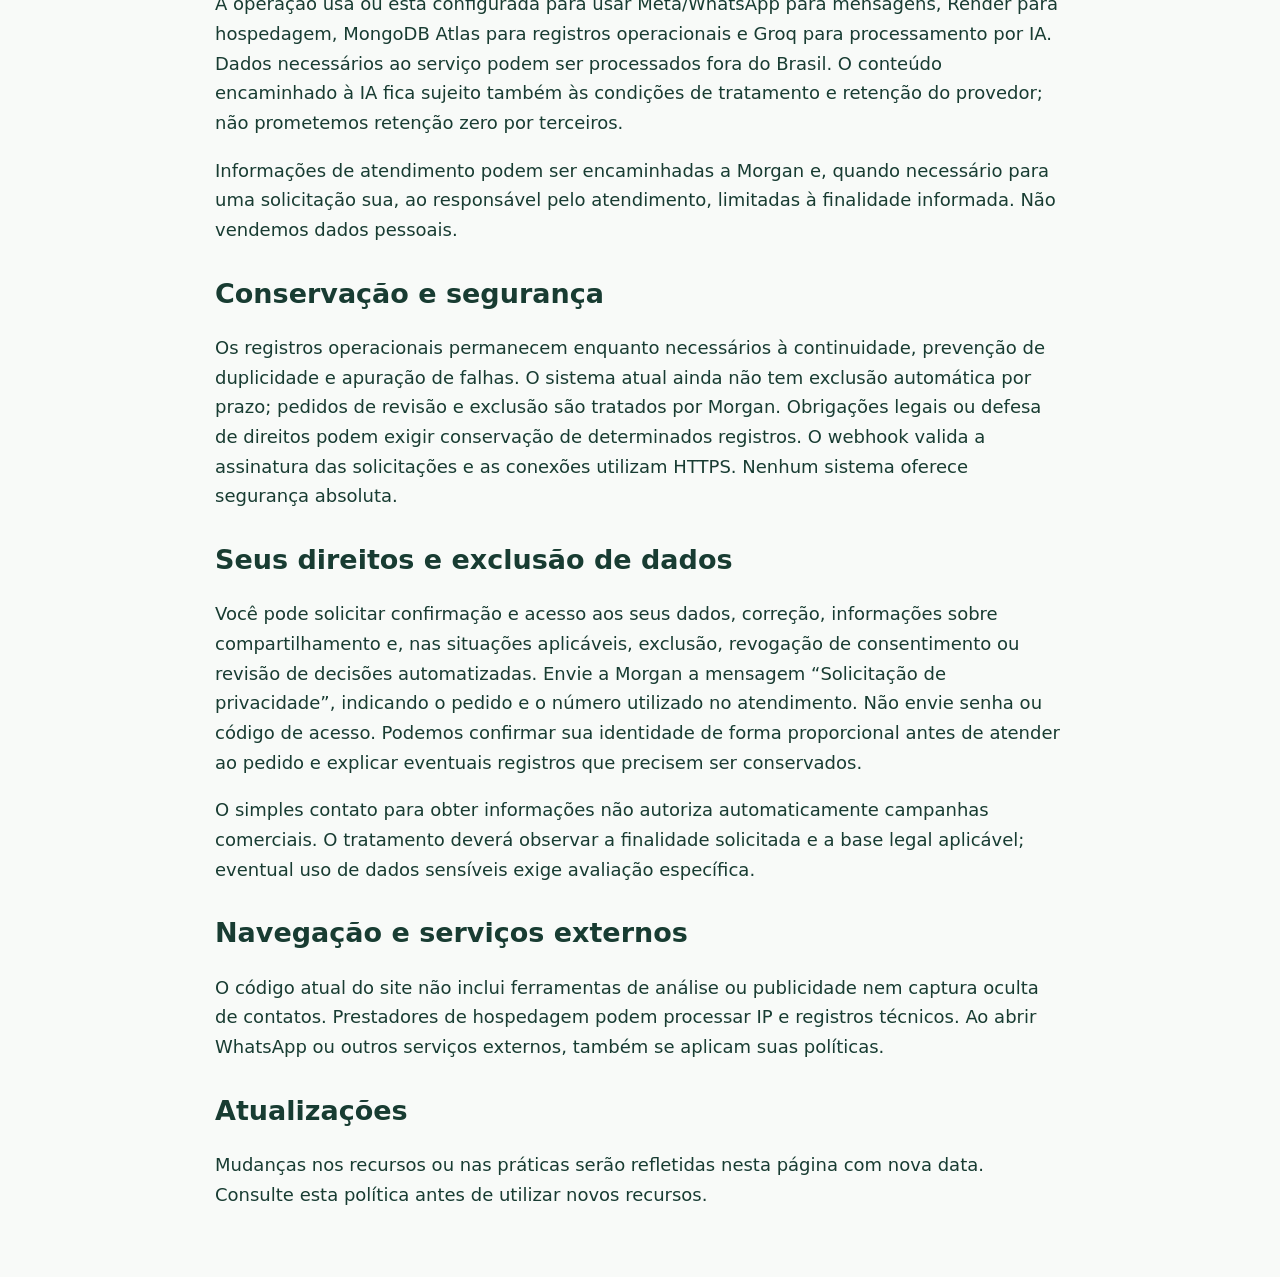
<file: privacidade.html>
<!doctype html><html lang="pt-BR"><meta charset="utf-8"><meta name="viewport" content="width=device-width,initial-scale=1"><title>Política de Privacidade | JARVIS Nova Vida</title><style>body{font:18px/1.65 system-ui;margin:0;color:#183c32;background:#f8faf8}main{max-width:850px;margin:auto;padding:36px 24px}h1,h2{line-height:1.25}a{color:#126249}section{margin:32px 0}</style><main><a href="/">Clínicas Nova Vida</a><h1>Política de Privacidade — JARVIS Nova Vida</h1><p>Atualizada em 6 de outubro de 2026.</p><p>Esta política descreve o site Clínicas Nova Vida e o aplicativo JARVIS Nova Vida, destinado a funcionar como canal de ajuda e comunicação pelo WhatsApp. A integração automatizada está em implantação; os recursos disponíveis podem variar durante essa etapa.</p><section><h2>Responsável e contato</h2><p>Morgan Anatole é o responsável pela operação deste atendimento digital da Nova Vida. Para informações sobre dados pessoais ou atendimento humano, entre em contato pelo telefone <a href="tel:+5581989927699">(81) 98992-7699</a> ou <a href="https://wa.me/5581989927699">WhatsApp de Morgan</a>. Esta política descreve apenas o canal de ajuda digital.</p></section><section><h2>Dados utilizados</h2><p>Ao conversar conosco, podemos receber seu número de WhatsApp, nome de perfil, mensagens que você envia e informações de contato fornecidas voluntariamente. A plataforma também fornece identificadores de mensagens, horários e informações técnicas necessárias ao processamento e à prevenção de duplicidade. O site atual direciona o contato ao WhatsApp; não acessa sua agenda de contatos.</p><p>O núcleo atual armazena identificadores de mensagens, horários, estado do processamento e identificador da resposta. O conteúdo textual recebido é enviado ao provedor de IA para elaborar a resposta. A Meta e os prestadores técnicos podem manter seus próprios registros conforme suas políticas.</p></section><section><h2>Finalidades e atendimento automatizado</h2><p>Utilizamos dados para responder solicitações, esclarecer serviços e condições, organizar o atendimento, encaminhar a Morgan e manter a operação técnica. Quando a IA estiver ativa, você estará conversando com um assistente virtual e poderá solicitar atendimento humano. Ele não substitui avaliação profissional, não estabelece diagnóstico nem toma decisões profissionais sobre sua situação.</p><p>Evite enviar documentos, dados bancários ou informações pessoais sensíveis ao assistente. Se informações sensíveis forem necessárias, solicite atendimento humano para receber orientação sobre o canal apropriado. Informações sobre terceiros devem ser limitadas ao necessário.</p></section><section><h2>Contato comercial</h2><p>A prospecção automatizada ainda não está ativa. Quando implantada, deverá utilizar contatos com autorização adequada para comunicação e observar as regras do canal. Você pode solicitar a interrupção de mensagens a Morgan ou responder “PARAR”; enquanto a automação não estiver disponível, Morgan tratará o pedido manualmente.</p></section><section><h2>Prestadores e compartilhamento</h2><p>A operação usa ou está configurada para usar Meta/WhatsApp para mensagens, Render para hospedagem, MongoDB Atlas para registros operacionais e Groq para processamento por IA. Dados necessários ao serviço podem ser processados fora do Brasil. O conteúdo encaminhado à IA fica sujeito também às condições de tratamento e retenção do provedor; não prometemos retenção zero por terceiros.</p><p>Informações de atendimento podem ser encaminhadas a Morgan e, quando necessário para uma solicitação sua, ao responsável pelo atendimento, limitadas à finalidade informada. Não vendemos dados pessoais.</p></section><section><h2>Conservação e segurança</h2><p>Os registros operacionais permanecem enquanto necessários à continuidade, prevenção de duplicidade e apuração de falhas. O sistema atual ainda não tem exclusão automática por prazo; pedidos de revisão e exclusão são tratados por Morgan. Obrigações legais ou defesa de direitos podem exigir conservação de determinados registros. O webhook valida a assinatura das solicitações e as conexões utilizam HTTPS. Nenhum sistema oferece segurança absoluta.</p></section><section><h2>Seus direitos e exclusão de dados</h2><p>Você pode solicitar confirmação e acesso aos seus dados, correção, informações sobre compartilhamento e, nas situações aplicáveis, exclusão, revogação de consentimento ou revisão de decisões automatizadas. Envie a Morgan a mensagem “Solicitação de privacidade”, indicando o pedido e o número utilizado no atendimento. Não envie senha ou código de acesso. Podemos confirmar sua identidade de forma proporcional antes de atender ao pedido e explicar eventuais registros que precisem ser conservados.</p><p>O simples contato para obter informações não autoriza automaticamente campanhas comerciais. O tratamento deverá observar a finalidade solicitada e a base legal aplicável; eventual uso de dados sensíveis exige avaliação específica.</p></section><section><h2>Navegação e serviços externos</h2><p>O código atual do site não inclui ferramentas de análise ou publicidade nem captura oculta de contatos. Prestadores de hospedagem podem processar IP e registros técnicos. Ao abrir WhatsApp ou outros serviços externos, também se aplicam suas políticas.</p></section><section><h2>Atualizações</h2><p>Mudanças nos recursos ou nas práticas serão refletidas nesta página com nova data. Consulte esta política antes de utilizar novos recursos.</p></section></main></html>
</file>
<file: style.css>
:root{--green:#103f32;--deep:#0c3028;--ink:#233a31;--soft:#67736a;--cream:#f6f5ef;--line:#dfe4db;--gold:#b5a87a}*{box-sizing:border-box}html{scroll-behavior:smooth;scroll-padding-top:105px}body{margin:0;background:#fff;color:var(--ink);font:16px/1.65 Arial,Helvetica,sans-serif}a{color:inherit;text-decoration:none}button{font:inherit;cursor:pointer}img{max-width:100%;display:block}h1,h2,h3,p,figure{margin:0}h1,h2{font-family:Georgia,'Times New Roman',serif;font-weight:400;letter-spacing:-1.9px;line-height:1.08}h1{font-size:clamp(46px,4.8vw,74px)}h2{font-size:clamp(35px,3.7vw,54px)}h3{font-size:21px;line-height:1.35;letter-spacing:-.5px;font-weight:500}em{font-weight:400;color:#50735b}p{color:var(--soft)}.wrap{max-width:1280px;margin:auto;padding:0 44px}.skip{position:fixed;left:10px;top:-100px;background:white;padding:12px;z-index:30}.skip:focus{top:10px}.topline{background:var(--deep);color:#d9e6d8;font-size:12px;letter-spacing:.6px}.topline .wrap{display:flex;align-items:center;justify-content:space-between;min-height:34px}.header{background:#ffffffef;border-bottom:1px solid #ebeee8;position:sticky;top:0;z-index:20;backdrop-filter:blur(14px)}.navigation{display:flex;align-items:center;justify-content:space-between;gap:25px;min-height:96px}.brand{flex-shrink:0;width:190px}.brand img{width:190px;height:auto}.navigation nav{display:flex;gap:26px;font-size:14px}.navigation nav a:hover{color:#68815b}.button{display:inline-flex;align-items:center;justify-content:center;padding:16px 25px;background:var(--green);border:1px solid var(--green);color:white;font-size:14px;font-weight:600;letter-spacing:.2px;border-radius:5px;min-height:50px;transition:background .2s,transform .2s}.button:hover{background:#1e5641;transform:translateY(-1px)}.button.compact{padding:12px 20px;min-height:44px}.text-link{display:inline-flex;font-size:14px;color:var(--green);border-bottom:1px solid #a5b3a1;padding-bottom:4px;font-weight:600}.text-link:hover{border-color:var(--green)}.eyebrow{font-size:11px;letter-spacing:2px;font-weight:600;color:#5c7562;line-height:1.6;margin-bottom:22px}.hero{background:var(--cream);padding:48px 0 54px}.hero-grid{display:grid;grid-template-columns:1.05fr 1fr;gap:50px;align-items:center}.hero-copy{padding:30px 0}.hero-copy .eyebrow{display:flex;align-items:center;gap:10px;font-size:10px;letter-spacing:1.7px}.hero-copy .eyebrow span{width:22px;height:1px;background:#60826b}.hero-description{font-size:17px;line-height:1.8;max-width:485px;margin-top:28px}.hero-actions{display:flex;gap:26px;align-items:center;flex-wrap:wrap;margin-top:33px}.hero-proof{margin-top:44px;display:flex;gap:28px;align-items:center}.hero-proof>strong{font-family:Georgia,serif;font-size:47px;line-height:1;color:var(--green);font-weight:400}.hero-proof strong span{display:block;font-family:Arial,sans-serif;font-size:11px;letter-spacing:.6px;margin-top:9px}.hero-proof>div{border-left:1px solid #c9d2c4;padding-left:26px;font-size:13px;color:#6e776b}.hero-image{height:600px;position:relative;overflow:hidden;border-radius:100px 5px 5px 5px}.hero-image>img{height:100%;width:100%;object-fit:cover;object-position:65% center}.hero-image:after{content:'';position:absolute;inset:45% 0 0;background:linear-gradient(transparent,#0d302ac9);pointer-events:none}.image-label{position:absolute;left:32px;bottom:75px;z-index:1}.small-line{display:block;width:40px;height:1px;background:#dbdcc5;margin-bottom:17px}.image-label p{color:#f3f3e8;font-family:Georgia,serif;font-size:26px;line-height:1.35}.image-label strong{font-weight:400}.hero-image figcaption{position:absolute;bottom:18px;left:32px;right:18px;z-index:2;color:#e9f0e6;font-size:12px;line-height:1.5}.trust-strip{border-bottom:1px solid var(--line);padding:25px 0;background:#fff}.trust-strip .wrap{display:flex;justify-content:space-between;gap:20px}.trust-strip span{font-size:14px;color:#445d4d;display:flex;gap:16px;align-items:center}.trust-strip i{font-style:normal;font-family:Georgia,serif;font-size:18px;color:#9eae95}.section{padding:100px 0}.intro-grid{display:grid;grid-template-columns:1fr 1fr;gap:85px}.intro-content>p{margin-bottom:21px;font-size:17px}.audience-switch{display:flex;gap:6px;background:#edf1e9;padding:5px;border-radius:7px;width:max-content;max-width:100%;margin-top:30px}.audience-switch button{border:0;background:none;padding:11px 18px;color:#627360;border-radius:4px;font-size:14px}.audience-switch button.active{background:white;box-shadow:0 2px 5px #1f45300a;color:var(--green)}.intro-content .audience-text{font-size:14px;min-height:52px;max-width:465px;margin:18px 0}.treatment{background:var(--green);color:#f0f3e8}.treatment em{color:#b6ceac}.treatment .eyebrow{color:#b4c7ac}.section-heading{display:flex;gap:65px;align-items:flex-end;justify-content:space-between;margin-bottom:46px}.section-heading>p{max-width:365px;font-size:15px}.treatment .section-heading>p{color:#c4d1c0}.program-grid{display:grid;grid-template-columns:repeat(4,1fr);gap:16px}.program-card{border:1px solid #507361;padding:29px 24px;border-radius:4px;min-height:325px;display:flex;flex-direction:column}.card-number{color:#97b096;font-family:Georgia,serif;font-size:17px;margin-bottom:36px}.program-card h3{font-family:Georgia,serif;font-size:24px;line-height:1.2;letter-spacing:-.4px;margin-bottom:20px}.program-card p{color:#c6d4c4;font-size:14px;line-height:1.8}.card-bottom{margin-top:auto;padding-top:32px;font-size:12px;color:#a9bda6}.program-card.featured{background:#f0f1e4;color:var(--green);border-color:#f0f1e4}.featured p{color:#677660}.featured .card-number{color:#648062}.featured .card-bottom{color:#607356}.program-footer{margin-top:35px;display:flex;justify-content:space-between;align-items:center;gap:40px}.program-footer p{font-size:14px;max-width:510px;color:#c4d1c0}.button.light{background:none;border-color:#74917a;color:#edf2e6}.button.light:hover{background:#285544}.team-grid{display:grid;grid-template-columns:repeat(3,1fr);gap:42px}.team-grid article{border-top:1px solid #bdcabc;padding-top:22px}.line-icon{font-family:Georgia,serif;font-size:20px;color:#7d9672}.team-grid h3{margin:24px 0 15px;font-family:Georgia,serif;font-size:25px}.team-grid p{font-size:15px}.care-note{background:#f2f4ee;margin-top:65px;display:flex;align-items:center;gap:35px;padding:35px 38px;border-radius:5px}.care-note>div{flex:1}.care-note .eyebrow{margin-bottom:10px;font-size:10px}.care-note h3{font-family:Georgia,serif;font-size:24px}.care-note>p{max-width:280px;font-size:14px}.care-note .text-link{white-space:nowrap}.locations{background:#f6f5ef}.location-grid{display:grid;grid-template-columns:.8fr 1.2fr;gap:85px}.location-grid h2{margin-bottom:25px}.location-grid>div>p:not(.eyebrow){font-size:15px;max-width:360px}.location-grid .location-foot{font-size:12px!important;margin-top:25px}.location-buttons{display:grid;grid-template-columns:repeat(2,1fr);gap:12px}.location-buttons .city-card{background:white;border:1px solid #d8e0d1;border-radius:4px;padding:17px 18px;text-align:left;font-size:15px;display:flex;align-items:center;justify-content:space-between;gap:10px;color:#425744}.location-buttons .city-card span{font-size:11px;color:#8a9882}.location-buttons .city-card:hover{background:#e9efe2;border-color:#547953;color:var(--green)}.location-selection{padding:28px 0 0;margin-top:15px;border-top:1px solid #d6decf;display:flex;align-items:center;justify-content:space-between;gap:20px}.location-selection span{display:block;font-size:10px;letter-spacing:1.5px;color:#7f8c74;margin-bottom:7px}.location-selection strong{font-size:17px;font-weight:500}.location-selection .button{padding:14px 18px;font-size:13px}.pricing-grid{display:grid;grid-template-columns:1.15fr .85fr;gap:100px;align-items:center}.pricing-grid h2{margin-bottom:27px}.pricing-grid>div>p:not(.eyebrow){max-width:450px;font-size:16px;line-height:1.8;margin-bottom:28px}.price-card{border:1px solid #d5decf;background:#f7f8f2;padding:37px;border-radius:7px}.price-card>p:first-child{font-size:10px;letter-spacing:1.8px;color:#6b8263}.price{margin:20px 0 25px;display:flex;flex-direction:column}.price span{font-size:14px;color:#73806c}.price strong{font-family:Georgia,serif;font-weight:400;font-size:53px;line-height:1.3;letter-spacing:-2px;color:var(--green)}.price-details{border-top:1px solid #d9e0d0;padding-top:18px;margin-bottom:24px}.price-details p{font-size:14px;margin-bottom:7px}.price-card .button{width:100%}.price-card .price-small{font-size:12px!important;line-height:1.6!important;margin:16px 0 0!important}.faq{border-top:1px solid #e2e7dc}.faq-grid{display:grid;grid-template-columns:.8fr 1.2fr;gap:100px}.faq-grid h2{margin-bottom:24px}.faq-grid>div>p:not(.eyebrow){max-width:310px;font-size:15px;margin-bottom:28px}.button.outline{background:none;color:var(--green);border-color:#c5d0be}.faq-list details{border-bottom:1px solid #dfe5d8}.faq-list details:first-child{border-top:1px solid #dfe5d8}.faq-list summary{padding:21px 35px 21px 0;font-size:16px;cursor:pointer;list-style:none;position:relative;color:#334b39}.faq-list summary::-webkit-details-marker{display:none}.faq-list summary:after{content:'+';position:absolute;right:4px;top:19px;color:#7f9574;font-size:23px;font-weight:300}.faq-list details[open] summary:after{content:'−'}.faq-list p{font-size:14px;padding:0 25px 24px 0;line-height:1.8}.final-cta{padding:90px 0;background:var(--deep);text-align:center}.final-cta .eyebrow{color:#a8bb9b}.final-cta h2{color:#eef2e6}.final-cta em{color:#adcba0}.final-cta p:not(.eyebrow){color:#b9cbb0;margin:24px auto 30px;max-width:520px}.button.cream{background:#eef1de;color:#173f2c;border-color:#eef1de}.button.cream:hover{background:#d6e0c3}.final-phone{display:block;color:#c0d1b6;font-size:15px;letter-spacing:.4px;margin-top:20px}.footer{padding:48px 0 26px;background:#f8f9f4}.footer-top{display:flex;justify-content:space-between;align-items:center;gap:24px;padding-bottom:34px}.footer-top img{width:185px;height:auto}.footer-top p{font-size:14px}.footer-top a{font-size:16px;color:#36533c}.footer-bottom{padding-top:22px;border-top:1px solid #dde4d5;display:flex;justify-content:space-between;gap:28px}.footer-bottom p{font-size:12px}.mobile-contact{display:none}a:focus-visible,button:focus-visible,summary:focus-visible{outline:3px solid #7eac75;outline-offset:5px}
@media(min-width:1450px){.hero-image{height:650px}.hero{padding:58px 0 64px}}@media(max-width:1100px){.wrap{padding:0 30px}.navigation nav{gap:18px}.navigation{gap:18px}.brand,.brand img{width:160px}.hero-grid{gap:30px}.hero-image{height:550px}.hero h1{font-size:53px}.section{padding:78px 0}.intro-grid,.location-grid,.pricing-grid,.faq-grid{gap:45px}.section-heading{gap:35px}.program-grid{grid-template-columns:repeat(2,1fr)}.program-card{min-height:285px}.card-number{margin-bottom:24px}.care-note{flex-wrap:wrap}.care-note .text-link{margin-left:auto}.hero-proof>div{padding-left:16px;font-size:12px}.hero-proof{gap:20px}}
@media(max-width:800px){.navigation nav{display:none}.hero-grid{grid-template-columns:1fr 1fr;gap:24px}.hero h1{font-size:44px}.hero-copy .eyebrow{font-size:9px;letter-spacing:1px}.hero-description{font-size:15px}.hero-image{height:550px;border-top-left-radius:70px}.hero-actions{gap:15px}.hero-proof>div{display:none}.intro-grid{grid-template-columns:1fr;gap:35px}.introduction h2 br{display:none}.introduction h2{max-width:550px}.intro-content{max-width:650px}.section-heading{display:block}.section-heading>p{max-width:600px;margin-top:24px}.team-grid{gap:24px}.team-grid h3{font-size:23px}.location-grid{grid-template-columns:1fr;gap:30px}.location-grid>div>p:not(.eyebrow){max-width:550px}.location-grid h2 br{display:none}.pricing-grid,.faq-grid{grid-template-columns:1fr;gap:35px}.price-card{max-width:550px}.faq-grid>div>p:not(.eyebrow){max-width:500px}.trust-strip .wrap{gap:15px}.trust-strip span{font-size:12px;gap:8px}.footer-bottom{flex-direction:column;gap:10px}.footer-top p{display:none}}
@media(max-width:580px){.wrap{padding:0 22px}.topline{font-size:10px;letter-spacing:0}.topline .wrap{min-height:30px;gap:12px}.navigation{min-height:78px}.brand,.brand img{width:146px}.navigation .button{padding:10px 12px;font-size:11px;min-height:39px}.hero{padding:25px 0 34px}.hero-grid{grid-template-columns:1fr;gap:15px}.hero-copy{padding:18px 0 12px}.hero h1{font-size:49px;letter-spacing:-1.8px}.hero-copy .eyebrow{font-size:9px;letter-spacing:1.4px;margin-bottom:21px}.hero-description{font-size:16px;margin-top:24px;max-width:440px}.hero-actions{margin-top:26px;gap:20px}.hero-actions .button{padding:15px 20px}.hero-proof{margin-top:27px}.hero-proof>strong{font-size:38px}.hero-proof>div{display:block;font-size:11px}.hero-proof strong span{font-size:10px;margin-top:6px}.hero-image{height:345px;border-top-left-radius:65px;margin-top:16px}.hero-image>img{object-position:50% center}.image-label{left:24px;bottom:60px}.image-label p{font-size:23px}.hero-image figcaption{left:24px;font-size:11px;bottom:16px}.trust-strip{padding:20px 0}.trust-strip .wrap{flex-wrap:wrap;gap:13px}.trust-strip span{font-size:12px;flex:1 1 150px}.trust-strip i{font-size:15px}.section{padding:58px 0}h2{font-size:37px;letter-spacing:-1.2px}.eyebrow{font-size:10px;letter-spacing:1.6px;margin-bottom:18px}.intro-content>p{font-size:16px}.audience-switch button{font-size:13px;padding:11px 16px}.program-grid{grid-template-columns:1fr;gap:13px}.program-card{min-height:0;padding:24px}.program-card h3 br{display:none}.program-card h3{font-size:26px;margin-bottom:14px}.card-number{margin-bottom:16px}.card-bottom{padding-top:24px}.program-footer{flex-direction:column;align-items:stretch;gap:23px}.team-grid{grid-template-columns:1fr;gap:28px}.team-grid h3{margin:14px 0 12px}.care-note{padding:25px;gap:21px;margin-top:37px;display:block}.care-note>p{max-width:100%;margin-top:20px}.care-note .text-link{margin-top:18px}.location-buttons{gap:9px}.location-buttons .city-card{padding:14px 12px;font-size:13px}.location-selection{display:block;padding-top:20px}.location-selection .button{width:100%;margin-top:20px}.price-card{padding:28px}.price strong{font-size:48px}.faq-list summary{font-size:15px;padding-top:20px;padding-bottom:20px}.final-cta{padding:65px 0}.final-cta h2{font-size:38px}.final-cta p:not(.eyebrow){font-size:15px}.footer{padding-bottom:100px}.footer-top{flex-direction:column;align-items:start;padding-bottom:25px}.footer-top img{width:175px}.mobile-contact{display:flex;justify-content:space-between;align-items:center;position:fixed;z-index:25;left:14px;right:14px;bottom:14px;min-height:54px;padding:13px 20px;border-radius:7px;background:var(--green);color:white;box-shadow:0 5px 25px #061b2940;font-size:14px;font-weight:600}.mobile-contact span{font-size:11px;color:#c1d6b8;font-weight:400}html{scroll-padding-top:88px}}@media(prefers-reduced-motion:reduce){html{scroll-behavior:auto}*{transition:none!important}}

.hero-image{height:auto;overflow:visible;border-radius:0}.hero-image>img{height:600px;border-radius:100px 5px 5px 5px}.hero-image:after{bottom:30px;border-radius:0 0 5px 5px}.hero-image figcaption{position:static;color:#6b7568;font-size:12px;line-height:1.5;padding-top:10px}.location-buttons .city-card:focus-visible{outline:3px solid #7eac75;outline-offset:3px}.image-label{bottom:90px}
@media(min-width:1450px){.hero-image>img{height:650px}}@media(max-width:1100px){.hero-image>img{height:550px}}@media(max-width:580px){.hero-image>img{height:345px;border-top-left-radius:65px}.hero-image figcaption{font-size:11px}.hero-image:after{bottom:44px}.image-label{bottom:100px}}

@media(max-width:580px){.navigation .button{font-size:14px;padding:10px 12px}.brand,.brand img{width:126px}.navigation{gap:12px}.topline{font-size:12px}.topline .wrap>span{max-width:190px;line-height:1.4;padding:5px 0}.topline .wrap{align-items:center}}

.hero-image:after{bottom:0}.image-label{bottom:48px}@media(max-width:580px){.hero-image:after{bottom:0}.image-label{bottom:35px}}

/* Nova Vida: contato e cuidado em primeiro plano */
html{scroll-padding-top:140px}body{padding-bottom:100px}.hero-actions{flex-wrap:wrap;gap:14px}.button{min-height:58px;font-size:1.05rem;font-weight:700}.header .button{min-height:60px}.hero-image img{object-fit:cover}.hero-image{min-height:520px}.contact-dock{position:fixed;z-index:100;bottom:16px;left:50%;transform:translateX(-50%);display:flex;gap:10px;background:#082e25;padding:10px;border:1px solid #b9a06b;border-radius:14px;box-shadow:0 8px 35px #0004;width:min(620px,calc(100% - 24px))}.contact-dock a{display:flex;justify-content:center;align-items:center;text-align:center;min-height:58px;border-radius:8px;text-decoration:none;font-size:1.1rem;font-weight:700;padding:10px;flex:1;color:#103f32;background:#eff0e3}.contact-dock a:first-child{flex:1.6;background:#d7bc7b}.professional-rail{display:flex;gap:12px;flex-wrap:wrap;margin:30px 0}.professional-rail span,.commitments span{padding:12px 18px;border:1px solid #103f3233;border-radius:30px;font-size:1rem}.life-impact{background:#f3f5f2}.impact-summary{max-width:750px;margin:30px 0;font-size:1.15rem;line-height:1.8}.faith{position:relative;isolation:isolate;background:#103f32;color:#f4f2e8;overflow:hidden}.faith .wrap{position:relative;z-index:1}.faith p:not(.eyebrow){max-width:700px;font-size:1.15rem;line-height:1.8}.faith:before{content:'';position:absolute;inset:0;background:url('renascimento.webp') right center/cover no-repeat;opacity:.12}.faith h2{color:#f4f2e8}.credentials p{max-width:760px;line-height:1.8}.commitments{display:flex;gap:12px;flex-wrap:wrap;margin:28px 0}a:focus-visible,button:focus-visible{outline:3px solid #b88d31;outline-offset:4px}@media(max-width:700px){.hero-actions .button{width:100%}.hero-image{min-height:360px}.contact-dock a{font-size:1rem}.header .brand img{width:150px}.header .button{font-size:.95rem;padding:12px}.professional-rail{gap:8px}.professional-rail span{font-size:.9rem;padding:9px 12px}.section{padding-top:65px;padding-bottom:65px}.team-grid article{padding:24px}}

.brand-stars{margin-top:24px}.brand-stars>span{display:block;color:#ad8638;font-size:1.8rem;letter-spacing:6px}.brand-stars strong{display:block;font-size:1rem;margin:8px 0}.brand-stars p{font-size:.9rem;line-height:1.6;color:#586b61}

/* Leitura acolhedora: contraste alto e espaço para respirar */
:root{--soft:#44574d}.faith{background:#0b3228}.faith:before{opacity:.1}.faith h2,.faith h2 em{color:#fff8e8}.faith p,.faith .eyebrow{color:#f3f5ee}.faith .eyebrow{font-size:.875rem}.faith p:not(.eyebrow){font-size:1.125rem;line-height:1.75;margin:26px 0 30px;max-width:680px}.faith .button.light{background:#f4f1e4;color:#123e31;border-color:#f4f1e4}.faith .wrap{position:relative;z-index:1}.team-grid p,.section-heading>p,.program-card p,.faq-list p,.care-note>p{font-size:1rem;line-height:1.75}.team-grid h3{line-height:1.3}.life-impact h2{max-width:900px;margin-bottom:35px}.life-impact article{padding-bottom:12px}.impact-summary{color:#344e40;font-size:1.125rem;line-height:1.8;margin:34px 0}.eyebrow{font-size:.875rem;letter-spacing:1.3px}.treatment .section-heading>p,.treatment .program-footer p,.program-card:not(.featured) p{color:#e3ebdf}.treatment .card-bottom{color:#d1dfcb}.featured p{color:#435940}.final-cta p:not(.eyebrow){color:#edf1e5;line-height:1.75}.final-cta .eyebrow{color:#d9e5ce}.contact-dock{bottom:max(12px,env(safe-area-inset-bottom))}.section{scroll-margin-top:20px}@media(max-width:580px){h2{font-size:clamp(2rem,8.7vw,2.5rem);line-height:1.15;letter-spacing:-.8px}.team-grid h3{font-size:1.5rem}.faith p:not(.eyebrow){font-size:1.0625rem}.wrap{padding-left:22px;padding-right:22px}.life-impact .team-grid{gap:26px}.contact-dock{width:calc(100% - 20px);padding:8px;gap:8px}.contact-dock a{min-height:52px;padding:9px 8px}.footer{padding-bottom:130px}}
</file>
